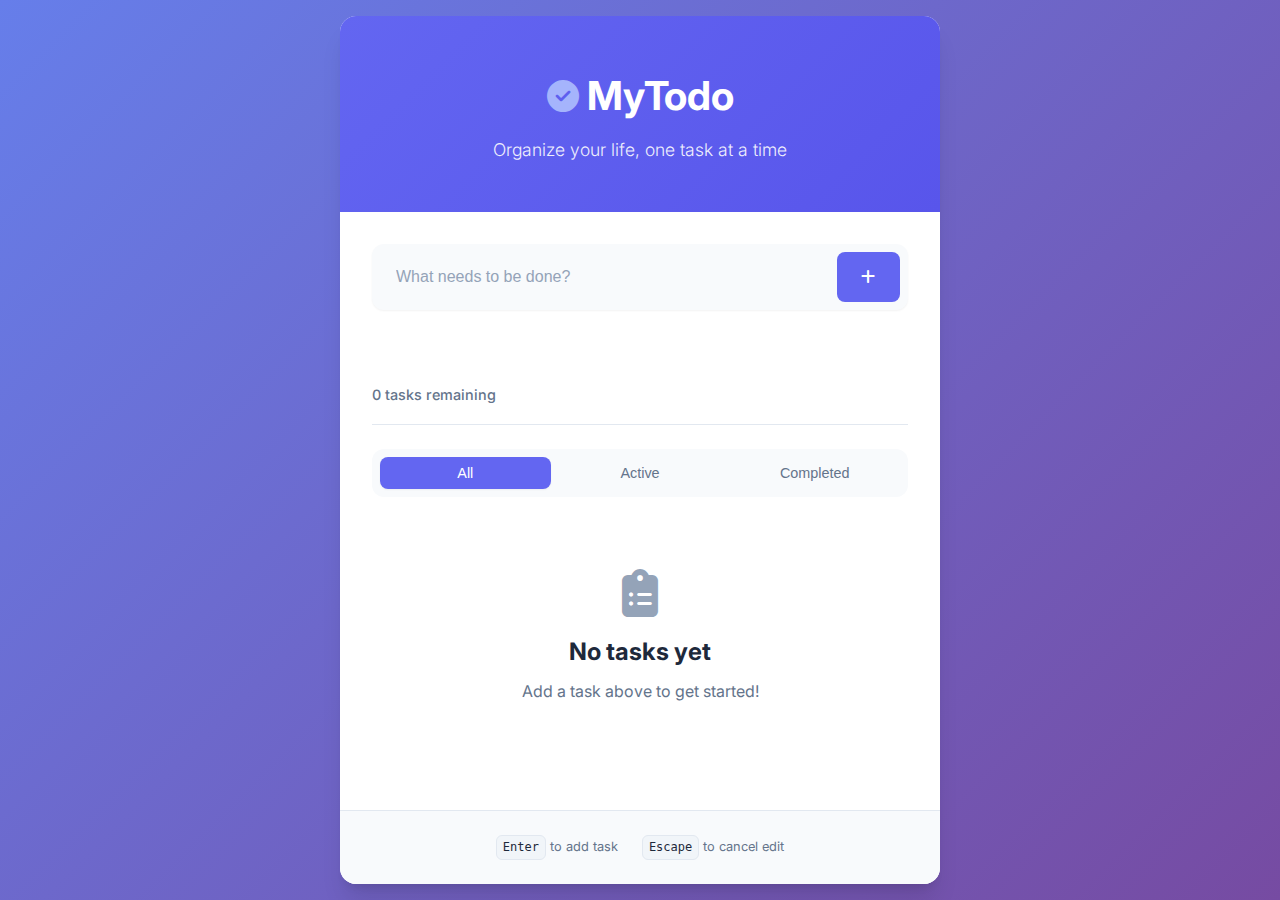
<file: index.html>
<!DOCTYPE html>
<html lang="en">
<head>
    <meta charset="UTF-8">
    <meta name="viewport" content="width=device-width, initial-scale=1.0">
    <title>Todo -Task Manager</title>
    <link rel="stylesheet" href="styles.css">
    <link rel="preconnect" href="https://fonts.googleapis.com">
    <link rel="preconnect" href="https://fonts.gstatic.com" crossorigin>
    <link href="https://fonts.googleapis.com/css2?family=Inter:wght@300;400;500;600;700&display=swap" rel="stylesheet">
    <link rel="stylesheet" href="https://cdnjs.cloudflare.com/ajax/libs/font-awesome/6.4.0/css/all.min.css">
</head>
<body>
    <div class="container">
        <header class="app-header">
            <h1 class="app-title">
                <i class="fas fa-check-circle"></i>
                 MyTodo
            </h1>
            <p class="app-subtitle">Organize your life, one task at a time</p>
        </header>

        <main class="todo-app">
            <!-- Add Task Section -->
            <section class="add-task-section" aria-labelledby="add-task-label">
                <h2 id="add-task-label" class="visually-hidden">Add New Task</h2>
                <form class="add-task-form" id="addTaskForm">
                    <div class="input-group">
                        <input 
                            type="text" 
                            id="taskInput" 
                            class="task-input" 
                            placeholder="What needs to be done?"
                            aria-label="Enter new task"
                            maxlength="200"
                            required
                        >
                        <button 
                            type="submit" 
                            class="add-btn" 
                            aria-label="Add task"
                            title="Add task (Enter)"
                        >
                            <i class="fas fa-plus"></i>
                        </button>
                    </div>
                </form>
            </section>

            <!-- Task List Section -->
            <section class="task-list-section" aria-labelledby="task-list-label">
                <h2 id="task-list-label" class="visually-hidden">Task List</h2>
                
                <!-- Task Counter and Controls -->
                <div class="task-controls">
                    <div class="task-counter">
                        <span id="taskCount" class="counter-text">0 tasks remaining</span>
                    </div>
                    <div class="task-actions">
                        <button 
                            id="clearCompletedBtn" 
                            class="clear-completed-btn"
                            aria-label="Clear completed tasks"
                            style="display: none;"
                        >
                            Clear completed
                        </button>
                    </div>
                </div>

                <!-- Filter Tabs -->
                <div class="filter-tabs" role="tablist" aria-label="Filter tasks">
                    <button 
                        class="filter-tab active" 
                        data-filter="all" 
                        role="tab" 
                        aria-selected="true"
                        aria-controls="taskList"
                    >
                        All
                    </button>
                    <button 
                        class="filter-tab" 
                        data-filter="active" 
                        role="tab" 
                        aria-selected="false"
                        aria-controls="taskList"
                    >
                        Active
                    </button>
                    <button 
                        class="filter-tab" 
                        data-filter="completed" 
                        role="tab" 
                        aria-selected="false"
                        aria-controls="taskList"
                    >
                        Completed
                    </button>
                </div>

                <!-- Task List -->
                <div class="task-list-container">
                    <ul id="taskList" class="task-list" role="listbox" aria-label="Task list">
                        <!-- Tasks will be dynamically added here -->
                    </ul>
                    
                    <!-- Empty State -->
                    <div id="emptyState" class="empty-state" style="display: none;">
                        <i class="fas fa-clipboard-list"></i>
                        <h3>No tasks yet</h3>
                        <p>Add a task above to get started!</p>
                    </div>
                </div>
            </section>
        </main>

        <!-- Keyboard Shortcuts Help -->
        <footer class="app-footer">
            <div class="keyboard-shortcuts">
                <span class="shortcut-hint">
                    <kbd>Enter</kbd> to add task
                </span>
                <span class="shortcut-hint">
                    <kbd>Escape</kbd> to cancel edit
                </span>
            </div>
        </footer>
    </div>

    <!-- Task Template (hidden) -->
    <template id="taskTemplate">
        <li class="task-item" role="option" tabindex="0">
            <div class="task-content">
                <button class="complete-btn" aria-label="Mark task as complete">
                    <i class="fas fa-circle"></i>
                </button>
                <span class="task-text"></span>
                <div class="task-actions">
                    <button class="edit-btn" aria-label="Edit task">
                        <i class="fas fa-edit"></i>
                    </button>
                    <button class="delete-btn" aria-label="Delete task">
                        <i class="fas fa-trash"></i>
                    </button>
                </div>
            </div>
            <input type="text" class="edit-input" style="display: none;">
        </li>
    </template>

    <script src="script.js"></script>
</body>
</html>
</file>
<file: styles.css>
/* ===== RESET & BASE STYLES ===== */
* {
    margin: 0;
    padding: 0;
    box-sizing: border-box;
}

:root {
    /* Color Palette */
    --primary-color: #6366f1;
    --primary-hover: #5855eb;
    --secondary-color: #f8fafc;
    --accent-color: #10b981;
    --danger-color: #ef4444;
    --warning-color: #f59e0b;
    
    /* Neutral Colors */
    --text-primary: #1e293b;
    --text-secondary: #64748b;
    --text-muted: #94a3b8;
    --border-color: #e2e8f0;
    --bg-primary: #ffffff;
    --bg-secondary: #f8fafc;
    --bg-tertiary: #f1f5f9;
    
    /* Spacing */
    --spacing-xs: 0.25rem;
    --spacing-sm: 0.5rem;
    --spacing-md: 1rem;
    --spacing-lg: 1.5rem;
    --spacing-xl: 2rem;
    --spacing-2xl: 3rem;
    
    /* Border Radius */
    --radius-sm: 0.375rem;
    --radius-md: 0.5rem;
    --radius-lg: 0.75rem;
    --radius-xl: 1rem;
    
    /* Shadows */
    --shadow-sm: 0 1px 2px 0 rgb(0 0 0 / 0.05);
    --shadow-md: 0 4px 6px -1px rgb(0 0 0 / 0.1), 0 2px 4px -2px rgb(0 0 0 / 0.1);
    --shadow-lg: 0 10px 15px -3px rgb(0 0 0 / 0.1), 0 4px 6px -4px rgb(0 0 0 / 0.1);
    --shadow-xl: 0 20px 25px -5px rgb(0 0 0 / 0.1), 0 8px 10px -6px rgb(0 0 0 / 0.1);
    
    /* Transitions */
    --transition-fast: 150ms ease-in-out;
    --transition-normal: 250ms ease-in-out;
    --transition-slow: 350ms ease-in-out;
}

body {
    font-family: 'Inter', -apple-system, BlinkMacSystemFont, 'Segoe UI', Roboto, sans-serif;
    line-height: 1.6;
    color: var(--text-primary);
    background: linear-gradient(135deg, #667eea 0%, #764ba2 100%);
    min-height: 100vh;
    padding: var(--spacing-md);
}

/* ===== LAYOUT & CONTAINER ===== */
.container {
    max-width: 600px;
    margin: 0 auto;
    background: var(--bg-primary);
    border-radius: var(--radius-xl);
    box-shadow: var(--shadow-xl);
    overflow: hidden;
    min-height: calc(100vh - 2rem);
    display: flex;
    flex-direction: column;
}

/* ===== HEADER ===== */
.app-header {
    background: linear-gradient(135deg, var(--primary-color) 0%, var(--primary-hover) 100%);
    color: white;
    padding: var(--spacing-2xl) var(--spacing-xl);
    text-align: center;
}

.app-title {
    font-size: 2.5rem;
    font-weight: 700;
    margin-bottom: var(--spacing-sm);
    display: flex;
    align-items: center;
    justify-content: center;
    gap: var(--spacing-sm);
}

.app-title i {
    font-size: 2rem;
    color: #a5b4fc;
}

.app-subtitle {
    font-size: 1.1rem;
    font-weight: 300;
    opacity: 0.9;
}

/* ===== MAIN CONTENT ===== */
.todo-app {
    flex: 1;
    display: flex;
    flex-direction: column;
    padding: var(--spacing-xl);
    gap: var(--spacing-xl);
}

/* ===== ADD TASK SECTION ===== */
.add-task-section {
    margin-bottom: var(--spacing-lg);
}

.add-task-form {
    width: 100%;
}

.input-group {
    display: flex;
    gap: var(--spacing-sm);
    background: var(--bg-secondary);
    border-radius: var(--radius-lg);
    padding: var(--spacing-sm);
    box-shadow: var(--shadow-sm);
    transition: box-shadow var(--transition-normal);
}

.input-group:focus-within {
    box-shadow: var(--shadow-md);
    outline: 2px solid var(--primary-color);
    outline-offset: 2px;
}

.task-input {
    flex: 1;
    border: none;
    background: transparent;
    padding: var(--spacing-md);
    font-size: 1rem;
    color: var(--text-primary);
    outline: none;
}

.task-input::placeholder {
    color: var(--text-muted);
}

.add-btn {
    background: var(--primary-color);
    color: white;
    border: none;
    padding: var(--spacing-md) var(--spacing-lg);
    border-radius: var(--radius-md);
    cursor: pointer;
    font-size: 1rem;
    font-weight: 500;
    transition: all var(--transition-fast);
    display: flex;
    align-items: center;
    justify-content: center;
    min-width: 48px;
    min-height: 48px;
}

.add-btn:hover {
    background: var(--primary-hover);
    transform: translateY(-1px);
    box-shadow: var(--shadow-md);
}

.add-btn:active {
    transform: translateY(0);
}

/* ===== TASK CONTROLS ===== */
.task-controls {
    display: flex;
    justify-content: space-between;
    align-items: center;
    padding: var(--spacing-md) 0;
    border-bottom: 1px solid var(--border-color);
    margin-bottom: var(--spacing-lg);
}

.counter-text {
    font-size: 0.9rem;
    color: var(--text-secondary);
    font-weight: 500;
}

.clear-completed-btn {
    background: none;
    border: none;
    color: var(--text-secondary);
    font-size: 0.9rem;
    cursor: pointer;
    padding: var(--spacing-sm) var(--spacing-md);
    border-radius: var(--radius-sm);
    transition: all var(--transition-fast);
}

.clear-completed-btn:hover {
    color: var(--danger-color);
    background: var(--bg-tertiary);
}

/* ===== FILTER TABS ===== */
.filter-tabs {
    display: flex;
    background: var(--bg-secondary);
    border-radius: var(--radius-lg);
    padding: var(--spacing-sm);
    gap: var(--spacing-xs);
    margin-bottom: var(--spacing-lg);
}

.filter-tab {
    flex: 1;
    background: transparent;
    border: none;
    padding: var(--spacing-sm) var(--spacing-md);
    border-radius: var(--radius-md);
    cursor: pointer;
    font-size: 0.9rem;
    font-weight: 500;
    color: var(--text-secondary);
    transition: all var(--transition-fast);
    position: relative;
}

.filter-tab:hover {
    color: var(--text-primary);
    background: var(--bg-tertiary);
}

.filter-tab.active {
    background: var(--primary-color);
    color: white;
    box-shadow: var(--shadow-sm);
}

.filter-tab.active:hover {
    background: var(--primary-hover);
}

/* ===== TASK LIST ===== */
.task-list-container {
    flex: 1;
    min-height: 200px;
}

.task-list {
    list-style: none;
    display: flex;
    flex-direction: column;
    gap: var(--spacing-sm);
}

.task-item {
    background: var(--bg-primary);
    border: 1px solid var(--border-color);
    border-radius: var(--radius-lg);
    padding: var(--spacing-md);
    transition: all var(--transition-normal);
    animation: slideIn 0.3s ease-out;
    position: relative;
    overflow: hidden;
}

.task-item:hover {
    box-shadow: var(--shadow-md);
    transform: translateY(-1px);
}

.task-item.completed {
    opacity: 0.7;
    background: var(--bg-secondary);
}

.task-item.completed .task-text {
    text-decoration: line-through;
    color: var(--text-muted);
}

.task-item.completed .complete-btn {
    background: var(--accent-color);
    border-color: var(--accent-color);
}

.task-item.completed .complete-btn i {
    color: white;
}

.task-content {
    display: flex;
    align-items: center;
    gap: var(--spacing-md);
}

.complete-btn {
    background: transparent;
    border: 2px solid var(--border-color);
    border-radius: 50%;
    width: 24px;
    height: 24px;
    cursor: pointer;
    display: flex;
    align-items: center;
    justify-content: center;
    transition: all var(--transition-fast);
    flex-shrink: 0;
}

.complete-btn:hover {
    border-color: var(--accent-color);
    background: var(--accent-color);
}

.complete-btn:hover i {
    color: white;
}

.complete-btn i {
    font-size: 0.75rem;
    color: transparent;
    transition: color var(--transition-fast);
}

.task-text {
    flex: 1;
    font-size: 1rem;
    color: var(--text-primary);
    word-break: break-word;
    line-height: 1.5;
    transition: all var(--transition-fast);
}

.task-actions {
    display: flex;
    gap: var(--spacing-xs);
    opacity: 0;
    transition: opacity var(--transition-fast);
}

.task-item:hover .task-actions {
    opacity: 1;
}

.edit-btn,
.delete-btn {
    background: transparent;
    border: none;
    padding: var(--spacing-sm);
    border-radius: var(--radius-sm);
    cursor: pointer;
    color: var(--text-secondary);
    transition: all var(--transition-fast);
    display: flex;
    align-items: center;
    justify-content: center;
    min-width: 32px;
    min-height: 32px;
}

.edit-btn:hover {
    color: var(--primary-color);
    background: var(--bg-tertiary);
}

.delete-btn:hover {
    color: var(--danger-color);
    background: var(--bg-tertiary);
}

.edit-input {
    width: 100%;
    border: 2px solid var(--primary-color);
    border-radius: var(--radius-md);
    padding: var(--spacing-sm) var(--spacing-md);
    font-size: 1rem;
    outline: none;
    background: var(--bg-primary);
}

/* ===== EMPTY STATE ===== */
.empty-state {
    text-align: center;
    padding: var(--spacing-2xl);
    color: var(--text-secondary);
}

.empty-state i {
    font-size: 3rem;
    margin-bottom: var(--spacing-md);
    color: var(--text-muted);
}

.empty-state h3 {
    font-size: 1.5rem;
    margin-bottom: var(--spacing-sm);
    color: var(--text-primary);
}

.empty-state p {
    font-size: 1rem;
    color: var(--text-secondary);
}

/* ===== FOOTER ===== */
.app-footer {
    background: var(--bg-secondary);
    padding: var(--spacing-lg) var(--spacing-xl);
    border-top: 1px solid var(--border-color);
}

.keyboard-shortcuts {
    display: flex;
    justify-content: center;
    gap: var(--spacing-lg);
    flex-wrap: wrap;
}

.shortcut-hint {
    font-size: 0.8rem;
    color: var(--text-secondary);
    display: flex;
    align-items: center;
    gap: var(--spacing-xs);
}

kbd {
    background: var(--bg-tertiary);
    border: 1px solid var(--border-color);
    border-radius: var(--radius-sm);
    padding: 2px 6px;
    font-size: 0.75rem;
    font-family: monospace;
    color: var(--text-primary);
}

/* ===== ANIMATIONS ===== */
@keyframes slideIn {
    from {
        opacity: 0;
        transform: translateY(-10px);
    }
    to {
        opacity: 1;
        transform: translateY(0);
    }
}

@keyframes slideOut {
    from {
        opacity: 1;
        transform: translateY(0);
    }
    to {
        opacity: 0;
        transform: translateY(-10px);
    }
}

.task-item.removing {
    animation: slideOut 0.3s ease-in forwards;
}

/* ===== ACCESSIBILITY ===== */
.visually-hidden {
    position: absolute;
    width: 1px;
    height: 1px;
    padding: 0;
    margin: -1px;
    overflow: hidden;
    clip: rect(0, 0, 0, 0);
    white-space: nowrap;
    border: 0;
}

/* Focus styles */
*:focus {
    outline: 2px solid var(--primary-color);
    outline-offset: 2px;
}

button:focus,
input:focus {
    outline: 2px solid var(--primary-color);
    outline-offset: 2px;
}

/* ===== RESPONSIVE DESIGN ===== */
@media (max-width: 768px) {
    body {
        padding: var(--spacing-sm);
    }
    
    .container {
        min-height: calc(100vh - 1rem);
        border-radius: var(--radius-lg);
    }
    
    .app-header {
        padding: var(--spacing-xl) var(--spacing-lg);
    }
    
    .app-title {
        font-size: 2rem;
    }
    
    .app-title i {
        font-size: 1.5rem;
    }
    
    .todo-app {
        padding: var(--spacing-lg);
        gap: var(--spacing-lg);
    }
    
    .task-controls {
        flex-direction: column;
        gap: var(--spacing-sm);
        align-items: flex-start;
    }
    
    .filter-tabs {
        flex-wrap: wrap;
    }
    
    .filter-tab {
        min-width: 80px;
    }
    
    .keyboard-shortcuts {
        flex-direction: column;
        gap: var(--spacing-sm);
        align-items: center;
    }
}

@media (max-width: 480px) {
    .app-title {
        font-size: 1.75rem;
    }
    
    .app-subtitle {
        font-size: 1rem;
    }
    
    .todo-app {
        padding: var(--spacing-md);
    }
    
    .task-item {
        padding: var(--spacing-sm);
    }
    
    .task-content {
        gap: var(--spacing-sm);
    }
    
    .task-actions {
        opacity: 1;
    }
}

/* ===== DARK MODE SUPPORT ===== */
@media (prefers-color-scheme: dark) {
    :root {
        --text-primary: #f1f5f9;
        --text-secondary: #cbd5e1;
        --text-muted: #64748b;
        --border-color: #334155;
        --bg-primary: #1e293b;
        --bg-secondary: #334155;
        --bg-tertiary: #475569;
    }
    
    body {
        background: linear-gradient(135deg, #1e293b 0%, #0f172a 100%);
    }
}

/* ===== PRINT STYLES ===== */
@media print {
    body {
        background: white;
        color: black;
    }
    
    .container {
        box-shadow: none;
        border: 1px solid #ccc;
    }
    
    .app-header {
        background: white;
        color: black;
    }
    
    .task-actions,
    .add-task-section,
    .filter-tabs,
    .app-footer {
        display: none;
    }
}
</file>
